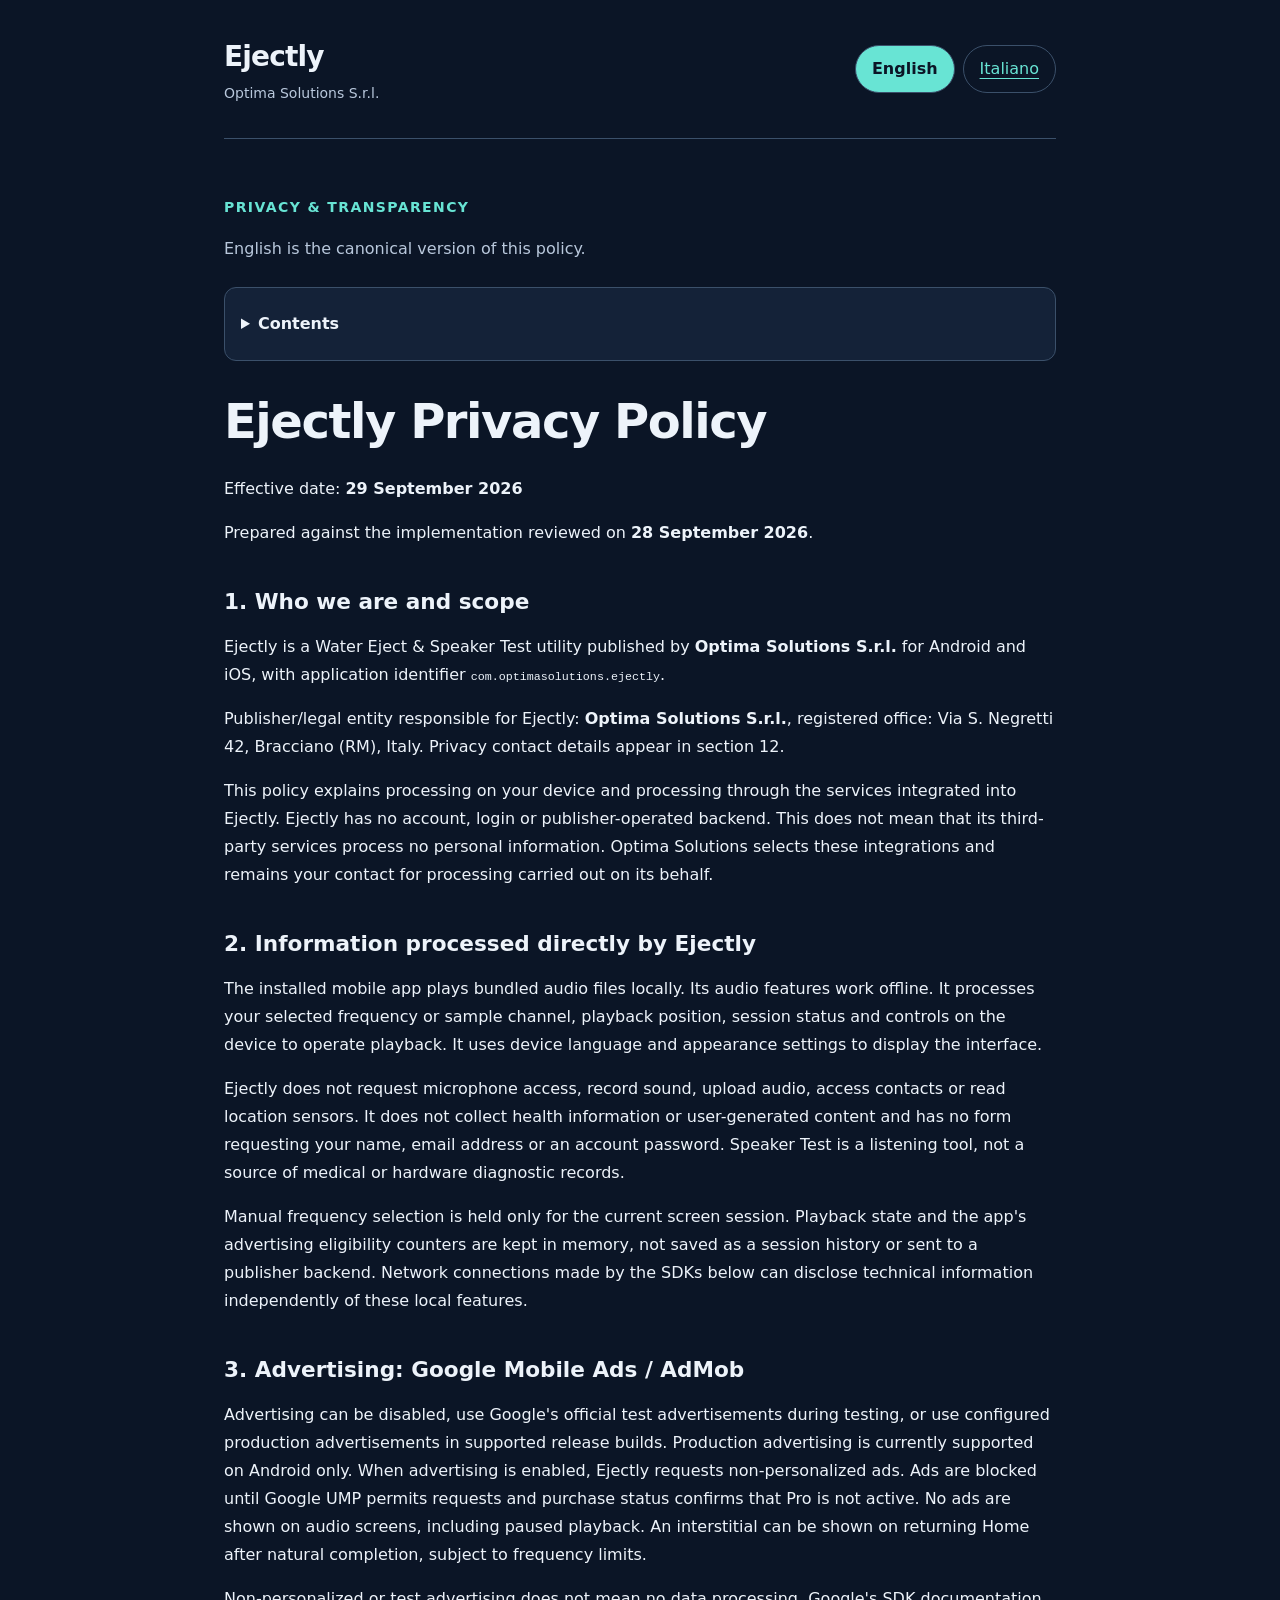
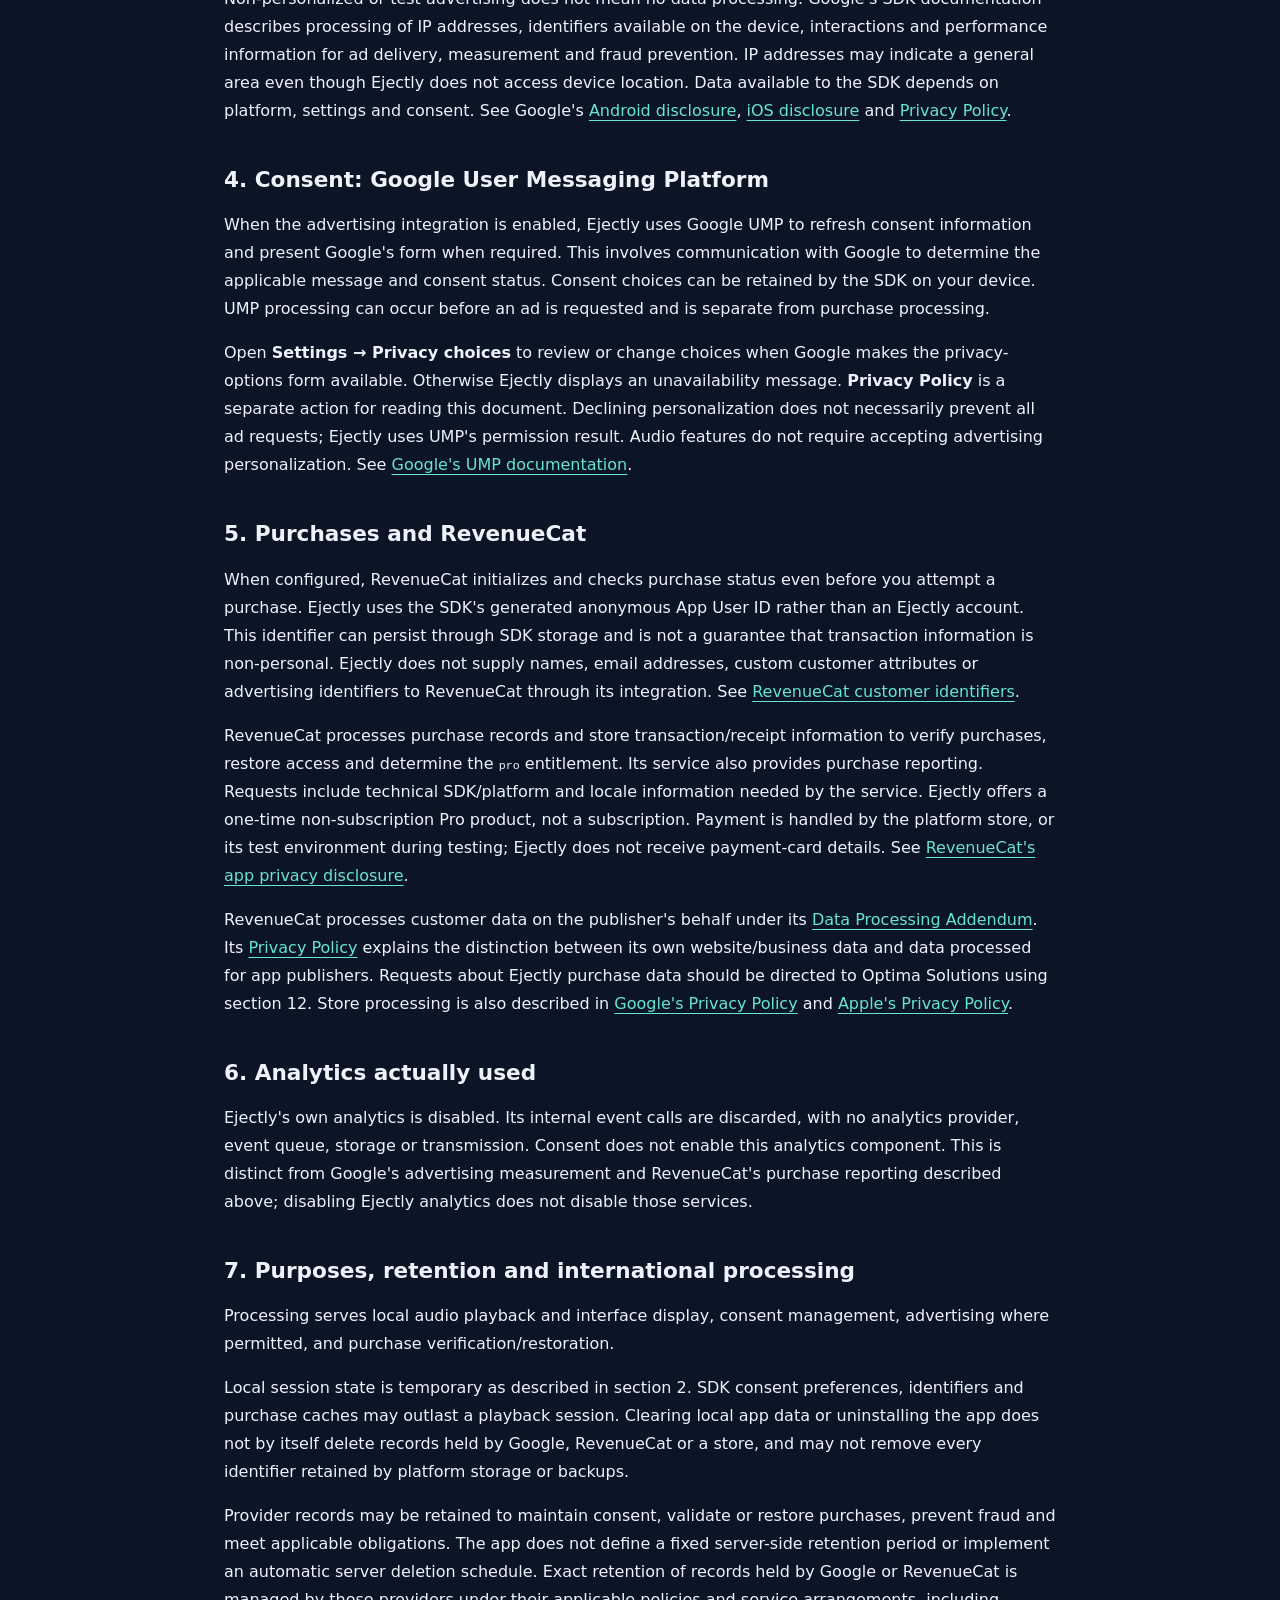
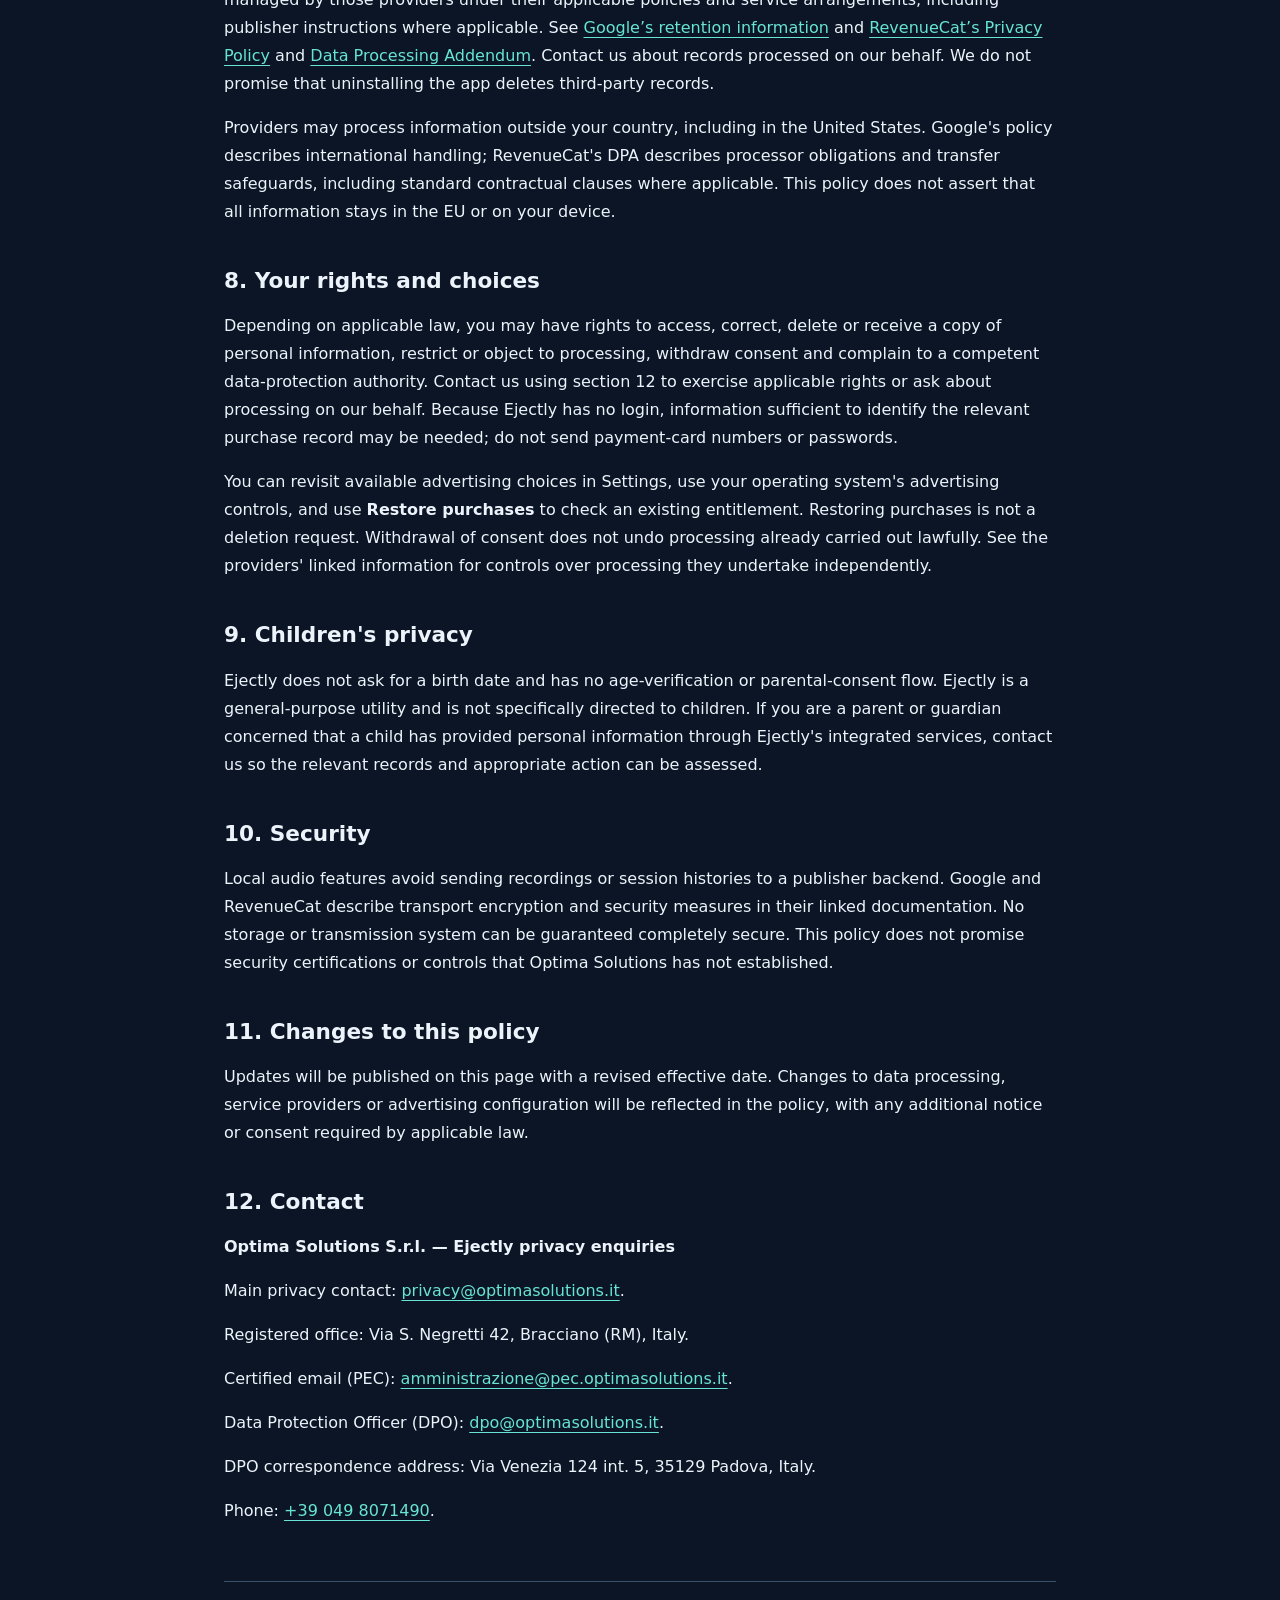
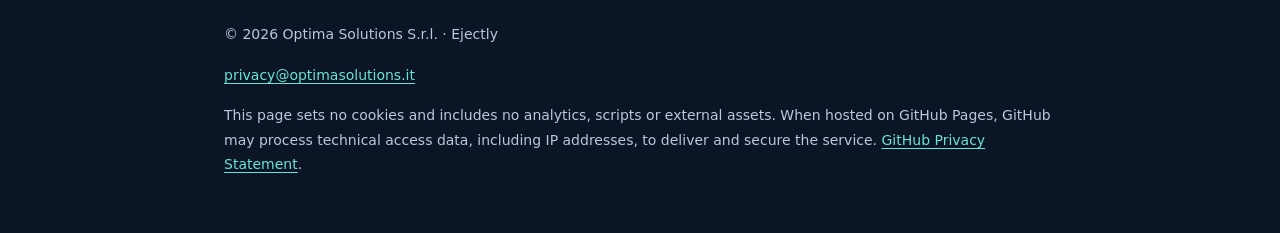
<file: index.html>
<!doctype html>
<html lang="en">
<head>
  <meta charset="utf-8">
  <meta name="viewport" content="width=device-width, initial-scale=1">
  <meta name="referrer" content="no-referrer">
  <meta name="description" content="Ejectly — Privacy Policy. Optima Solutions S.r.l.">
  <title>Privacy Policy · Ejectly</title>
  <link rel="canonical" href="https://simonecampofranco82.github.io/ejectly-privacy/">
  <link rel="alternate" hreflang="en" href="https://simonecampofranco82.github.io/ejectly-privacy/">
  <link rel="alternate" hreflang="it" href="https://simonecampofranco82.github.io/ejectly-privacy/it/">
  <link rel="alternate" hreflang="x-default" href="https://simonecampofranco82.github.io/ejectly-privacy/">
  <link rel="stylesheet" href="./styles.css">
</head>
<body>
  <a class="skip" href="#policy">Skip to content</a>
  <header>
    <div class="brand">Ejectly<span>Optima Solutions S.r.l.</span></div>
    <nav aria-label="Language">
      <a href="./" lang="en" hreflang="en" aria-current="page">English</a>
      <a href="./it/" lang="it" hreflang="it">Italiano</a>
    </nav>
  </header>
  <main id="policy" tabindex="-1">
    <p class="eyebrow">Privacy & transparency</p>
    <p class="language-note">English is the canonical version of this policy.</p>
    <details><summary>Contents</summary><ol><li><a href="#section-1">1. Who we are and scope</a></li><li><a href="#section-2">2. Information processed directly by Ejectly</a></li><li><a href="#section-3">3. Advertising: Google Mobile Ads / AdMob</a></li><li><a href="#section-4">4. Consent: Google User Messaging Platform</a></li><li><a href="#section-5">5. Purchases and RevenueCat</a></li><li><a href="#section-6">6. Analytics actually used</a></li><li><a href="#section-7">7. Purposes, retention and international processing</a></li><li><a href="#section-8">8. Your rights and choices</a></li><li><a href="#section-9">9. Children's privacy</a></li><li><a href="#section-10">10. Security</a></li><li><a href="#section-11">11. Changes to this policy</a></li><li><a href="#section-12">12. Contact</a></li></ol></details>
    <article><h1>Ejectly Privacy Policy</h1>
<p>Effective date: <strong>29 September 2026</strong></p>
<p>Prepared against the implementation reviewed on <strong>28 September 2026</strong>.</p>
<h2 id="section-1">1. Who we are and scope</h2>
<p>Ejectly is a Water Eject &amp; Speaker Test utility published by <strong>Optima Solutions S.r.l.</strong> for Android and iOS, with application identifier <code>com.optimasolutions.ejectly</code>.</p>
<p>Publisher/legal entity responsible for Ejectly: <strong>Optima Solutions S.r.l.</strong>, registered office: Via S. Negretti 42, Bracciano (RM), Italy. Privacy contact details appear in section 12.</p>
<p>This policy explains processing on your device and processing through the services integrated into Ejectly. Ejectly has no account, login or publisher-operated backend. This does not mean that its third-party services process no personal information. Optima Solutions selects these integrations and remains your contact for processing carried out on its behalf.</p>
<h2 id="section-2">2. Information processed directly by Ejectly</h2>
<p>The installed mobile app plays bundled audio files locally. Its audio features work offline. It processes your selected frequency or sample channel, playback position, session status and controls on the device to operate playback. It uses device language and appearance settings to display the interface.</p>
<p>Ejectly does not request microphone access, record sound, upload audio, access contacts or read location sensors. It does not collect health information or user-generated content and has no form requesting your name, email address or an account password. Speaker Test is a listening tool, not a source of medical or hardware diagnostic records.</p>
<p>Manual frequency selection is held only for the current screen session. Playback state and the app's advertising eligibility counters are kept in memory, not saved as a session history or sent to a publisher backend. Network connections made by the SDKs below can disclose technical information independently of these local features.</p>
<h2 id="section-3">3. Advertising: Google Mobile Ads / AdMob</h2>
<p>Advertising can be disabled, use Google's official test advertisements during testing, or use configured production advertisements in supported release builds. Production advertising is currently supported on Android only. When advertising is enabled, Ejectly requests non-personalized ads. Ads are blocked until Google UMP permits requests and purchase status confirms that Pro is not active. No ads are shown on audio screens, including paused playback. An interstitial can be shown on returning Home after natural completion, subject to frequency limits.</p>
<p>Non-personalized or test advertising does not mean no data processing. Google's SDK documentation describes processing of IP addresses, identifiers available on the device, interactions and performance information for ad delivery, measurement and fraud prevention. IP addresses may indicate a general area even though Ejectly does not access device location. Data available to the SDK depends on platform, settings and consent. See Google's <a href="https://developers.google.com/admob/android/privacy/play-data-disclosure">Android disclosure</a>, <a href="https://developers.google.com/admob/ios/privacy/data-disclosure">iOS disclosure</a> and <a href="https://policies.google.com/privacy">Privacy Policy</a>.</p>
<h2 id="section-4">4. Consent: Google User Messaging Platform</h2>
<p>When the advertising integration is enabled, Ejectly uses Google UMP to refresh consent information and present Google's form when required. This involves communication with Google to determine the applicable message and consent status. Consent choices can be retained by the SDK on your device. UMP processing can occur before an ad is requested and is separate from purchase processing.</p>
<p>Open <strong>Settings → Privacy choices</strong> to review or change choices when Google makes the privacy-options form available. Otherwise Ejectly displays an unavailability message. <strong>Privacy Policy</strong> is a separate action for reading this document. Declining personalization does not necessarily prevent all ad requests; Ejectly uses UMP's permission result. Audio features do not require accepting advertising personalization. See <a href="https://developers.google.com/admob/android/privacy">Google's UMP documentation</a>.</p>
<h2 id="section-5">5. Purchases and RevenueCat</h2>
<p>When configured, RevenueCat initializes and checks purchase status even before you attempt a purchase. Ejectly uses the SDK's generated anonymous App User ID rather than an Ejectly account. This identifier can persist through SDK storage and is not a guarantee that transaction information is non-personal. Ejectly does not supply names, email addresses, custom customer attributes or advertising identifiers to RevenueCat through its integration. See <a href="https://www.revenuecat.com/docs/customers/identifying-customers">RevenueCat customer identifiers</a>.</p>
<p>RevenueCat processes purchase records and store transaction/receipt information to verify purchases, restore access and determine the <code>pro</code> entitlement. Its service also provides purchase reporting. Requests include technical SDK/platform and locale information needed by the service. Ejectly offers a one-time non-subscription Pro product, not a subscription. Payment is handled by the platform store, or its test environment during testing; Ejectly does not receive payment-card details. See <a href="https://www.revenuecat.com/docs/platform-resources/apple-platform-resources/apple-app-privacy">RevenueCat's app privacy disclosure</a>.</p>
<p>RevenueCat processes customer data on the publisher's behalf under its <a href="https://www.revenuecat.com/dpa">Data Processing Addendum</a>. Its <a href="https://www.revenuecat.com/privacy">Privacy Policy</a> explains the distinction between its own website/business data and data processed for app publishers. Requests about Ejectly purchase data should be directed to Optima Solutions using section 12. Store processing is also described in <a href="https://policies.google.com/privacy">Google's Privacy Policy</a> and <a href="https://www.apple.com/legal/privacy/">Apple's Privacy Policy</a>.</p>
<h2 id="section-6">6. Analytics actually used</h2>
<p>Ejectly's own analytics is disabled. Its internal event calls are discarded, with no analytics provider, event queue, storage or transmission. Consent does not enable this analytics component. This is distinct from Google's advertising measurement and RevenueCat's purchase reporting described above; disabling Ejectly analytics does not disable those services.</p>
<h2 id="section-7">7. Purposes, retention and international processing</h2>
<p>Processing serves local audio playback and interface display, consent management, advertising where permitted, and purchase verification/restoration.</p>
<p>Local session state is temporary as described in section 2. SDK consent preferences, identifiers and purchase caches may outlast a playback session. Clearing local app data or uninstalling the app does not by itself delete records held by Google, RevenueCat or a store, and may not remove every identifier retained by platform storage or backups.</p>
<p>Provider records may be retained to maintain consent, validate or restore purchases, prevent fraud and meet applicable obligations. The app does not define a fixed server-side retention period or implement an automatic server deletion schedule. Exact retention of records held by Google or RevenueCat is managed by those providers under their applicable policies and service arrangements, including publisher instructions where applicable. See <a href="https://policies.google.com/technologies/retention">Google’s retention information</a> and <a href="https://www.revenuecat.com/privacy">RevenueCat’s Privacy Policy</a> and <a href="https://www.revenuecat.com/dpa">Data Processing Addendum</a>. Contact us about records processed on our behalf. We do not promise that uninstalling the app deletes third-party records.</p>
<p>Providers may process information outside your country, including in the United States. Google's policy describes international handling; RevenueCat's DPA describes processor obligations and transfer safeguards, including standard contractual clauses where applicable. This policy does not assert that all information stays in the EU or on your device.</p>
<h2 id="section-8">8. Your rights and choices</h2>
<p>Depending on applicable law, you may have rights to access, correct, delete or receive a copy of personal information, restrict or object to processing, withdraw consent and complain to a competent data-protection authority. Contact us using section 12 to exercise applicable rights or ask about processing on our behalf. Because Ejectly has no login, information sufficient to identify the relevant purchase record may be needed; do not send payment-card numbers or passwords.</p>
<p>You can revisit available advertising choices in Settings, use your operating system's advertising controls, and use <strong>Restore purchases</strong> to check an existing entitlement. Restoring purchases is not a deletion request. Withdrawal of consent does not undo processing already carried out lawfully. See the providers' linked information for controls over processing they undertake independently.</p>
<h2 id="section-9">9. Children's privacy</h2>
<p>Ejectly does not ask for a birth date and has no age-verification or parental-consent flow. Ejectly is a general-purpose utility and is not specifically directed to children. If you are a parent or guardian concerned that a child has provided personal information through Ejectly's integrated services, contact us so the relevant records and appropriate action can be assessed.</p>
<h2 id="section-10">10. Security</h2>
<p>Local audio features avoid sending recordings or session histories to a publisher backend. Google and RevenueCat describe transport encryption and security measures in their linked documentation. No storage or transmission system can be guaranteed completely secure. This policy does not promise security certifications or controls that Optima Solutions has not established.</p>
<h2 id="section-11">11. Changes to this policy</h2>
<p>Updates will be published on this page with a revised effective date. Changes to data processing, service providers or advertising configuration will be reflected in the policy, with any additional notice or consent required by applicable law.</p>
<h2 id="section-12">12. Contact</h2>
<p><strong>Optima Solutions S.r.l. — Ejectly privacy enquiries</strong></p>
<p>Main privacy contact: <a href="mailto:privacy@optimasolutions.it">privacy@optimasolutions.it</a>.</p>
<p>Registered office: Via S. Negretti 42, Bracciano (RM), Italy.</p>
<p>Certified email (PEC): <a href="mailto:amministrazione@pec.optimasolutions.it">amministrazione@pec.optimasolutions.it</a>.</p>
<p>Data Protection Officer (DPO): <a href="mailto:dpo@optimasolutions.it">dpo@optimasolutions.it</a>.</p>
<p>DPO correspondence address: Via Venezia 124 int. 5, 35129 Padova, Italy.</p>
<p>Phone: <a href="tel:+390498071490">+39 049 8071490</a>.</p></article>
  </main>
  <footer>
    <p>© 2026 Optima Solutions S.r.l. · Ejectly</p>
    <p><a href="mailto:privacy@optimasolutions.it">privacy@optimasolutions.it</a></p>
    <p>This page sets no cookies and includes no analytics, scripts or external assets. When hosted on GitHub Pages, GitHub may process technical access data, including IP addresses, to deliver and secure the service. <a href="https://docs.github.com/en/site-policy/privacy-policies/github-general-privacy-statement">GitHub Privacy Statement</a>.</p>
  </footer>
</body>
</html>
</file>
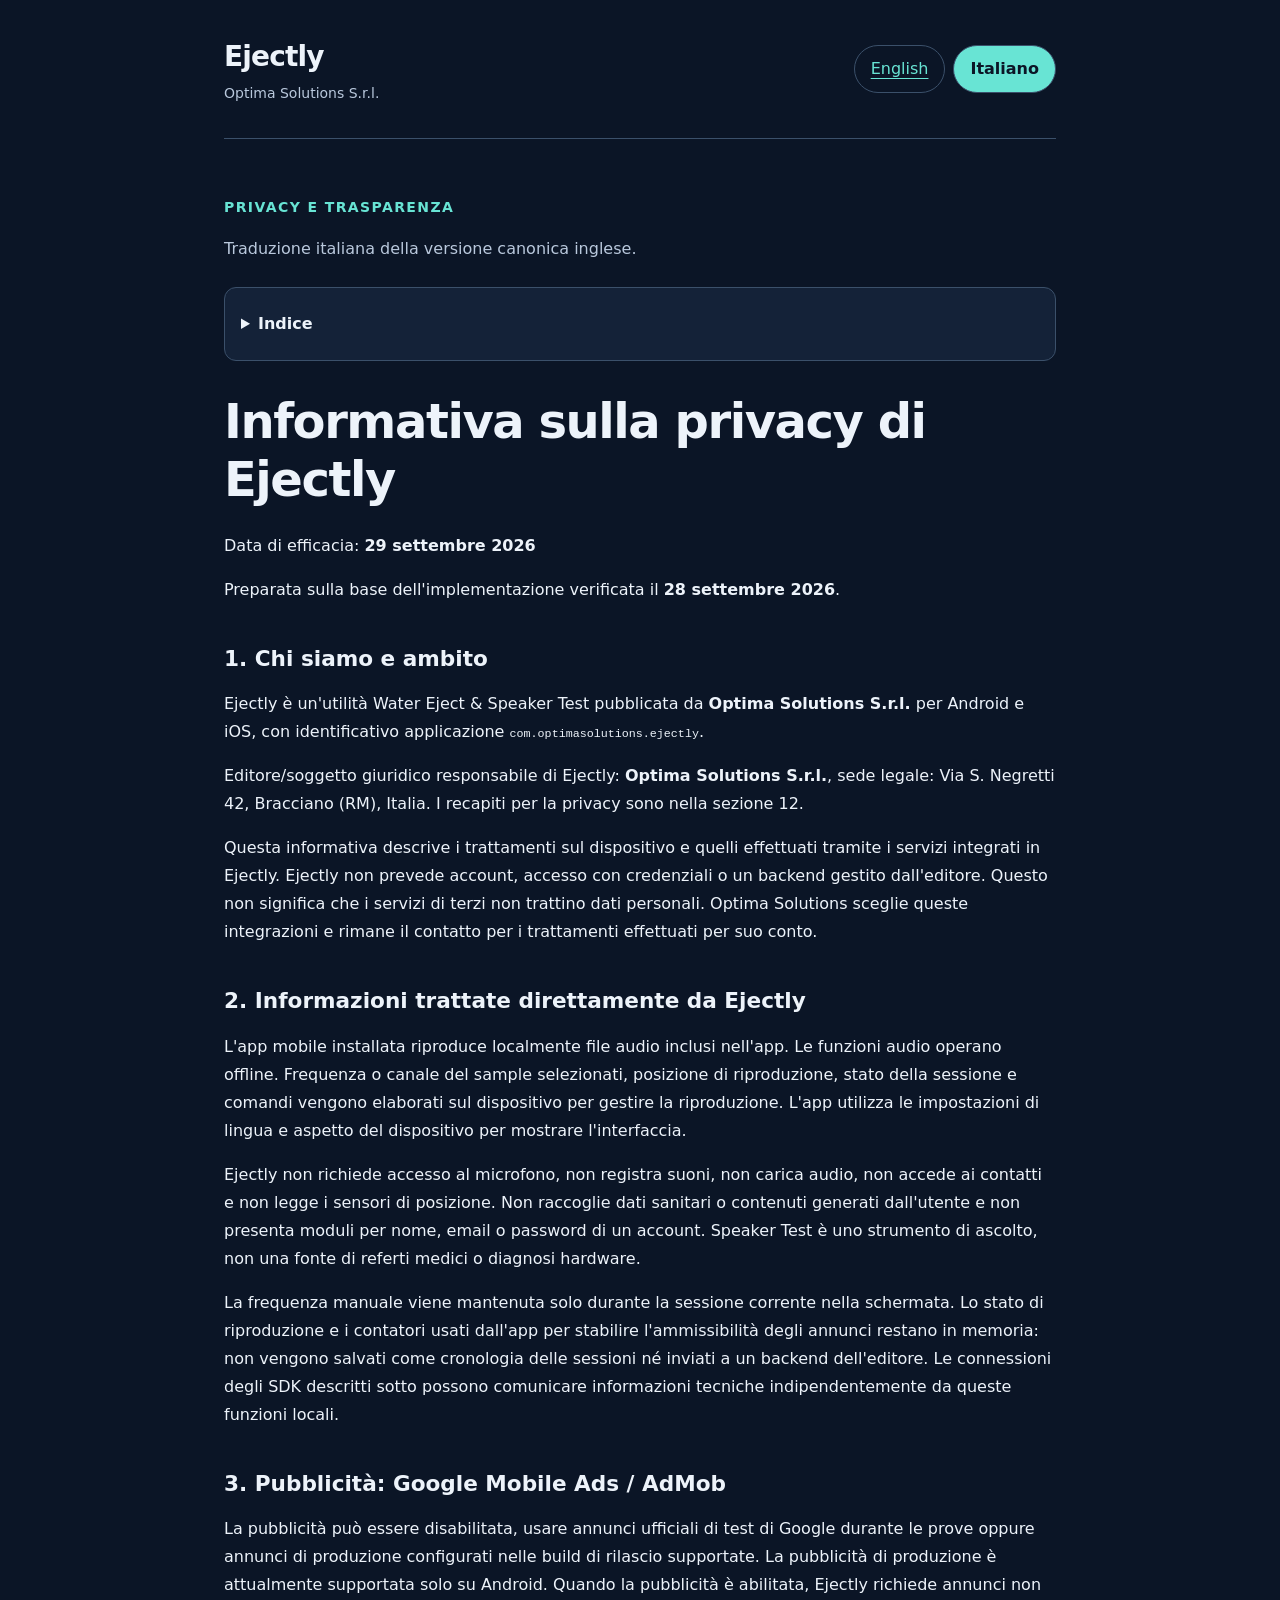
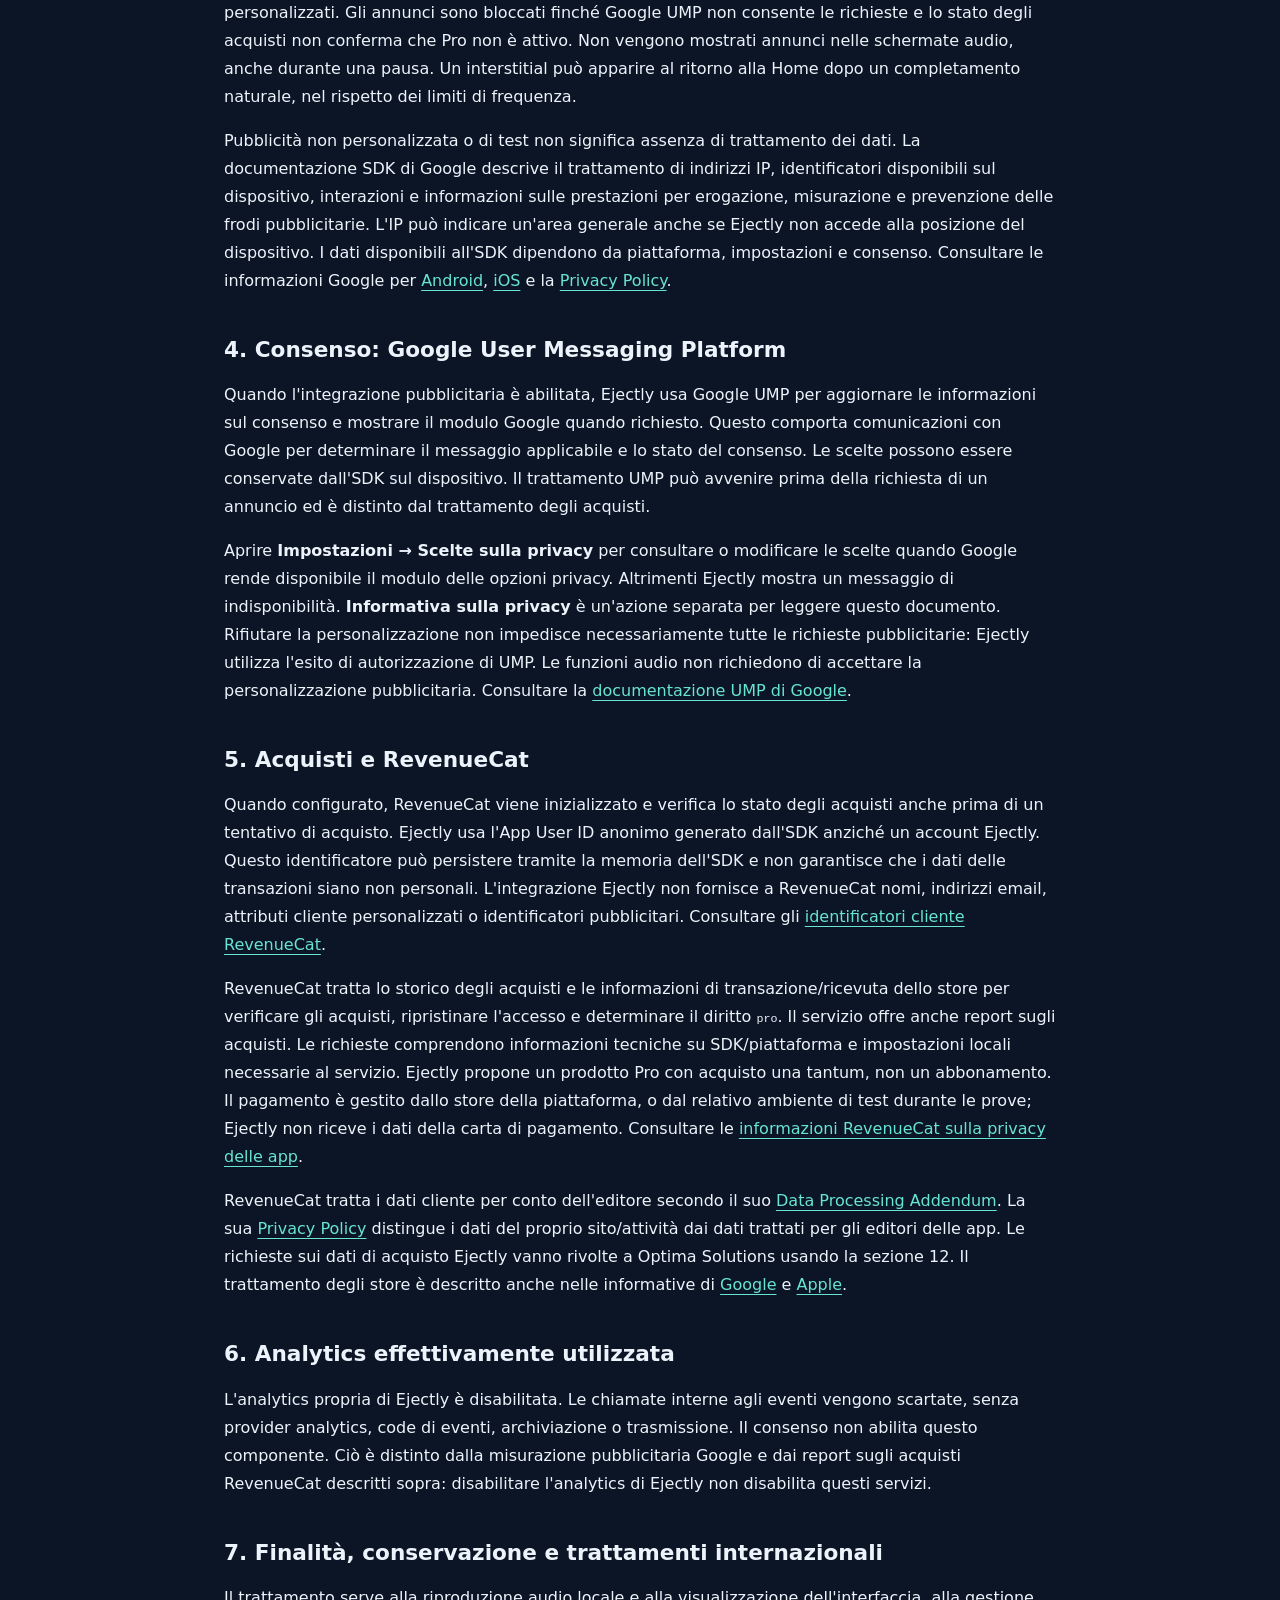
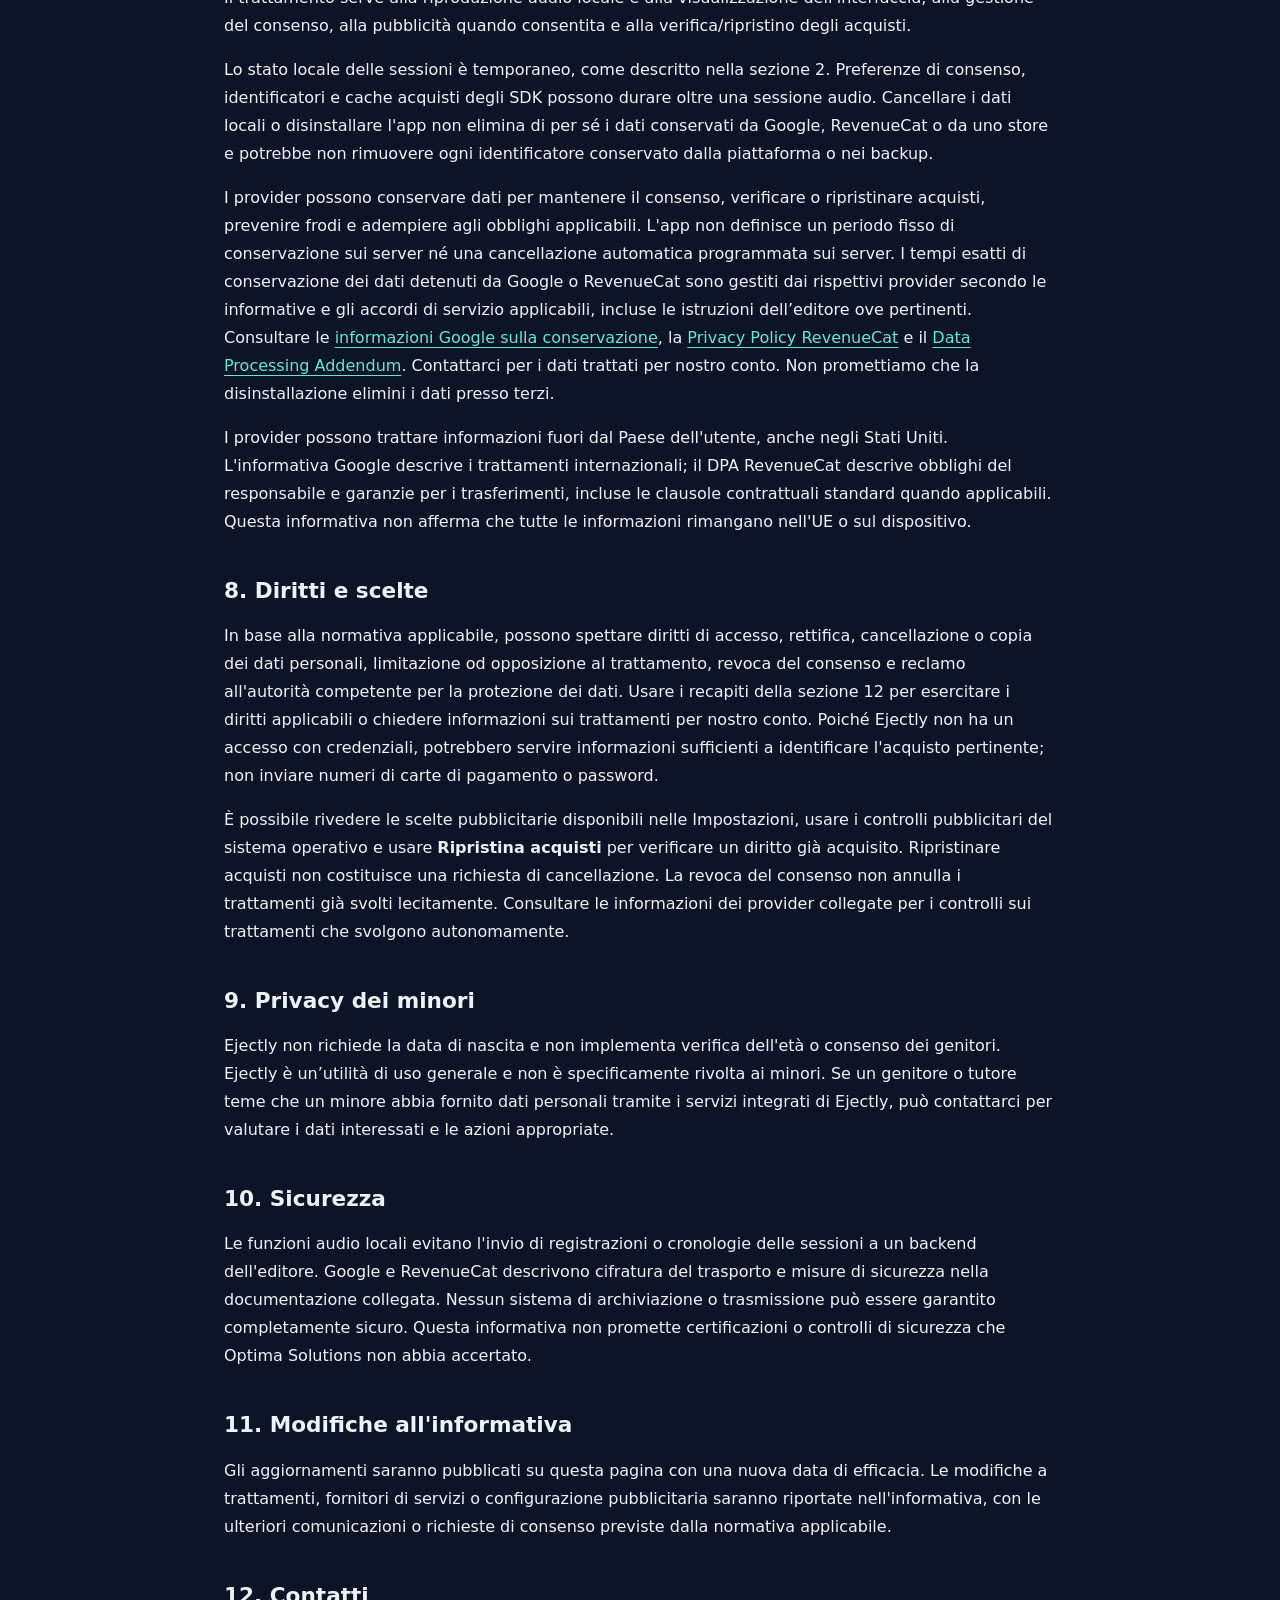
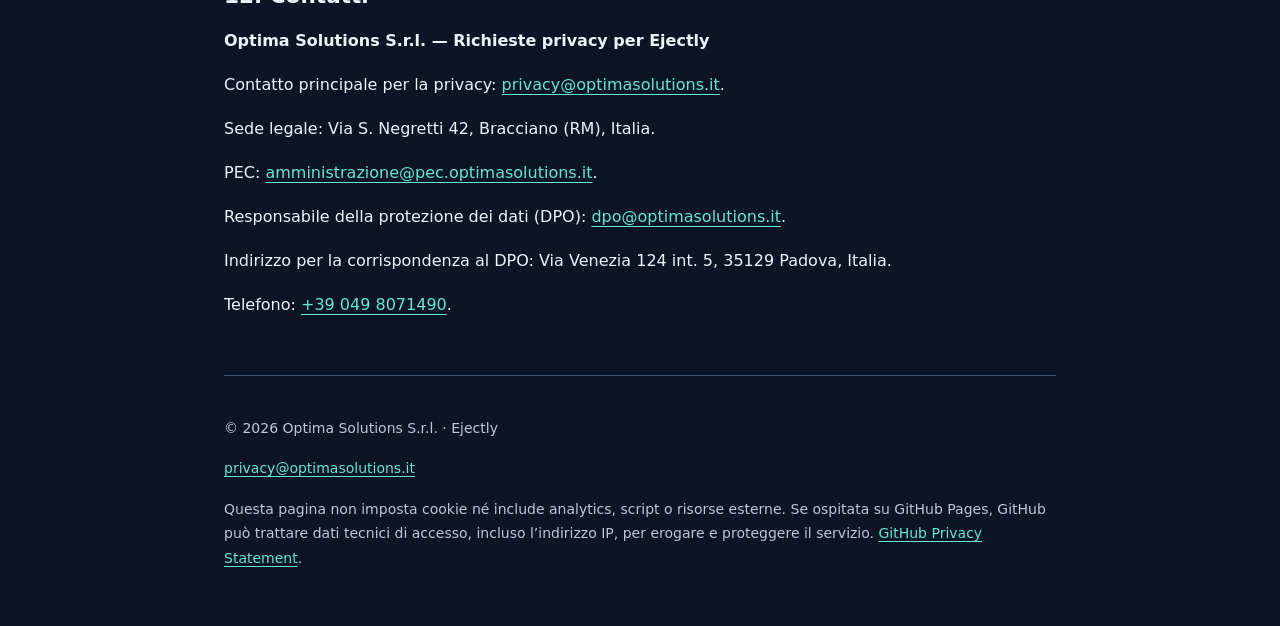
<file: it/index.html>
<!doctype html>
<html lang="it">
<head>
  <meta charset="utf-8">
  <meta name="viewport" content="width=device-width, initial-scale=1">
  <meta name="referrer" content="no-referrer">
  <meta name="description" content="Ejectly — Informativa sulla privacy. Optima Solutions S.r.l.">
  <title>Informativa sulla privacy · Ejectly</title>
  <link rel="canonical" href="https://simonecampofranco82.github.io/ejectly-privacy/it/">
  <link rel="alternate" hreflang="en" href="https://simonecampofranco82.github.io/ejectly-privacy/">
  <link rel="alternate" hreflang="it" href="https://simonecampofranco82.github.io/ejectly-privacy/it/">
  <link rel="alternate" hreflang="x-default" href="https://simonecampofranco82.github.io/ejectly-privacy/">
  <link rel="stylesheet" href="../styles.css">
</head>
<body>
  <a class="skip" href="#policy">Vai al contenuto</a>
  <header>
    <div class="brand">Ejectly<span>Optima Solutions S.r.l.</span></div>
    <nav aria-label="Lingua">
      <a href="../" lang="en" hreflang="en">English</a>
      <a href="./" lang="it" hreflang="it" aria-current="page">Italiano</a>
    </nav>
  </header>
  <main id="policy" tabindex="-1">
    <p class="eyebrow">Privacy e trasparenza</p>
    <p class="language-note">Traduzione italiana della versione canonica inglese.</p>
    <details><summary>Indice</summary><ol><li><a href="#section-1">1. Chi siamo e ambito</a></li><li><a href="#section-2">2. Informazioni trattate direttamente da Ejectly</a></li><li><a href="#section-3">3. Pubblicità: Google Mobile Ads / AdMob</a></li><li><a href="#section-4">4. Consenso: Google User Messaging Platform</a></li><li><a href="#section-5">5. Acquisti e RevenueCat</a></li><li><a href="#section-6">6. Analytics effettivamente utilizzata</a></li><li><a href="#section-7">7. Finalità, conservazione e trattamenti internazionali</a></li><li><a href="#section-8">8. Diritti e scelte</a></li><li><a href="#section-9">9. Privacy dei minori</a></li><li><a href="#section-10">10. Sicurezza</a></li><li><a href="#section-11">11. Modifiche all'informativa</a></li><li><a href="#section-12">12. Contatti</a></li></ol></details>
    <article><h1>Informativa sulla privacy di Ejectly</h1>
<p>Data di efficacia: <strong>29 settembre 2026</strong></p>
<p>Preparata sulla base dell'implementazione verificata il <strong>28 settembre 2026</strong>.</p>
<h2 id="section-1">1. Chi siamo e ambito</h2>
<p>Ejectly è un'utilità Water Eject &amp; Speaker Test pubblicata da <strong>Optima Solutions S.r.l.</strong> per Android e iOS, con identificativo applicazione <code>com.optimasolutions.ejectly</code>.</p>
<p>Editore/soggetto giuridico responsabile di Ejectly: <strong>Optima Solutions S.r.l.</strong>, sede legale: Via S. Negretti 42, Bracciano (RM), Italia. I recapiti per la privacy sono nella sezione 12.</p>
<p>Questa informativa descrive i trattamenti sul dispositivo e quelli effettuati tramite i servizi integrati in Ejectly. Ejectly non prevede account, accesso con credenziali o un backend gestito dall'editore. Questo non significa che i servizi di terzi non trattino dati personali. Optima Solutions sceglie queste integrazioni e rimane il contatto per i trattamenti effettuati per suo conto.</p>
<h2 id="section-2">2. Informazioni trattate direttamente da Ejectly</h2>
<p>L'app mobile installata riproduce localmente file audio inclusi nell'app. Le funzioni audio operano offline. Frequenza o canale del sample selezionati, posizione di riproduzione, stato della sessione e comandi vengono elaborati sul dispositivo per gestire la riproduzione. L'app utilizza le impostazioni di lingua e aspetto del dispositivo per mostrare l'interfaccia.</p>
<p>Ejectly non richiede accesso al microfono, non registra suoni, non carica audio, non accede ai contatti e non legge i sensori di posizione. Non raccoglie dati sanitari o contenuti generati dall'utente e non presenta moduli per nome, email o password di un account. Speaker Test è uno strumento di ascolto, non una fonte di referti medici o diagnosi hardware.</p>
<p>La frequenza manuale viene mantenuta solo durante la sessione corrente nella schermata. Lo stato di riproduzione e i contatori usati dall'app per stabilire l'ammissibilità degli annunci restano in memoria: non vengono salvati come cronologia delle sessioni né inviati a un backend dell'editore. Le connessioni degli SDK descritti sotto possono comunicare informazioni tecniche indipendentemente da queste funzioni locali.</p>
<h2 id="section-3">3. Pubblicità: Google Mobile Ads / AdMob</h2>
<p>La pubblicità può essere disabilitata, usare annunci ufficiali di test di Google durante le prove oppure annunci di produzione configurati nelle build di rilascio supportate. La pubblicità di produzione è attualmente supportata solo su Android. Quando la pubblicità è abilitata, Ejectly richiede annunci non personalizzati. Gli annunci sono bloccati finché Google UMP non consente le richieste e lo stato degli acquisti non conferma che Pro non è attivo. Non vengono mostrati annunci nelle schermate audio, anche durante una pausa. Un interstitial può apparire al ritorno alla Home dopo un completamento naturale, nel rispetto dei limiti di frequenza.</p>
<p>Pubblicità non personalizzata o di test non significa assenza di trattamento dei dati. La documentazione SDK di Google descrive il trattamento di indirizzi IP, identificatori disponibili sul dispositivo, interazioni e informazioni sulle prestazioni per erogazione, misurazione e prevenzione delle frodi pubblicitarie. L'IP può indicare un'area generale anche se Ejectly non accede alla posizione del dispositivo. I dati disponibili all'SDK dipendono da piattaforma, impostazioni e consenso. Consultare le informazioni Google per <a href="https://developers.google.com/admob/android/privacy/play-data-disclosure">Android</a>, <a href="https://developers.google.com/admob/ios/privacy/data-disclosure">iOS</a> e la <a href="https://policies.google.com/privacy">Privacy Policy</a>.</p>
<h2 id="section-4">4. Consenso: Google User Messaging Platform</h2>
<p>Quando l'integrazione pubblicitaria è abilitata, Ejectly usa Google UMP per aggiornare le informazioni sul consenso e mostrare il modulo Google quando richiesto. Questo comporta comunicazioni con Google per determinare il messaggio applicabile e lo stato del consenso. Le scelte possono essere conservate dall'SDK sul dispositivo. Il trattamento UMP può avvenire prima della richiesta di un annuncio ed è distinto dal trattamento degli acquisti.</p>
<p>Aprire <strong>Impostazioni → Scelte sulla privacy</strong> per consultare o modificare le scelte quando Google rende disponibile il modulo delle opzioni privacy. Altrimenti Ejectly mostra un messaggio di indisponibilità. <strong>Informativa sulla privacy</strong> è un'azione separata per leggere questo documento. Rifiutare la personalizzazione non impedisce necessariamente tutte le richieste pubblicitarie: Ejectly utilizza l'esito di autorizzazione di UMP. Le funzioni audio non richiedono di accettare la personalizzazione pubblicitaria. Consultare la <a href="https://developers.google.com/admob/android/privacy">documentazione UMP di Google</a>.</p>
<h2 id="section-5">5. Acquisti e RevenueCat</h2>
<p>Quando configurato, RevenueCat viene inizializzato e verifica lo stato degli acquisti anche prima di un tentativo di acquisto. Ejectly usa l'App User ID anonimo generato dall'SDK anziché un account Ejectly. Questo identificatore può persistere tramite la memoria dell'SDK e non garantisce che i dati delle transazioni siano non personali. L'integrazione Ejectly non fornisce a RevenueCat nomi, indirizzi email, attributi cliente personalizzati o identificatori pubblicitari. Consultare gli <a href="https://www.revenuecat.com/docs/customers/identifying-customers">identificatori cliente RevenueCat</a>.</p>
<p>RevenueCat tratta lo storico degli acquisti e le informazioni di transazione/ricevuta dello store per verificare gli acquisti, ripristinare l'accesso e determinare il diritto <code>pro</code>. Il servizio offre anche report sugli acquisti. Le richieste comprendono informazioni tecniche su SDK/piattaforma e impostazioni locali necessarie al servizio. Ejectly propone un prodotto Pro con acquisto una tantum, non un abbonamento. Il pagamento è gestito dallo store della piattaforma, o dal relativo ambiente di test durante le prove; Ejectly non riceve i dati della carta di pagamento. Consultare le <a href="https://www.revenuecat.com/docs/platform-resources/apple-platform-resources/apple-app-privacy">informazioni RevenueCat sulla privacy delle app</a>.</p>
<p>RevenueCat tratta i dati cliente per conto dell'editore secondo il suo <a href="https://www.revenuecat.com/dpa">Data Processing Addendum</a>. La sua <a href="https://www.revenuecat.com/privacy">Privacy Policy</a> distingue i dati del proprio sito/attività dai dati trattati per gli editori delle app. Le richieste sui dati di acquisto Ejectly vanno rivolte a Optima Solutions usando la sezione 12. Il trattamento degli store è descritto anche nelle informative di <a href="https://policies.google.com/privacy">Google</a> e <a href="https://www.apple.com/legal/privacy/">Apple</a>.</p>
<h2 id="section-6">6. Analytics effettivamente utilizzata</h2>
<p>L'analytics propria di Ejectly è disabilitata. Le chiamate interne agli eventi vengono scartate, senza provider analytics, code di eventi, archiviazione o trasmissione. Il consenso non abilita questo componente. Ciò è distinto dalla misurazione pubblicitaria Google e dai report sugli acquisti RevenueCat descritti sopra: disabilitare l'analytics di Ejectly non disabilita questi servizi.</p>
<h2 id="section-7">7. Finalità, conservazione e trattamenti internazionali</h2>
<p>Il trattamento serve alla riproduzione audio locale e alla visualizzazione dell'interfaccia, alla gestione del consenso, alla pubblicità quando consentita e alla verifica/ripristino degli acquisti.</p>
<p>Lo stato locale delle sessioni è temporaneo, come descritto nella sezione 2. Preferenze di consenso, identificatori e cache acquisti degli SDK possono durare oltre una sessione audio. Cancellare i dati locali o disinstallare l'app non elimina di per sé i dati conservati da Google, RevenueCat o da uno store e potrebbe non rimuovere ogni identificatore conservato dalla piattaforma o nei backup.</p>
<p>I provider possono conservare dati per mantenere il consenso, verificare o ripristinare acquisti, prevenire frodi e adempiere agli obblighi applicabili. L'app non definisce un periodo fisso di conservazione sui server né una cancellazione automatica programmata sui server. I tempi esatti di conservazione dei dati detenuti da Google o RevenueCat sono gestiti dai rispettivi provider secondo le informative e gli accordi di servizio applicabili, incluse le istruzioni dell’editore ove pertinenti. Consultare le <a href="https://policies.google.com/technologies/retention">informazioni Google sulla conservazione</a>, la <a href="https://www.revenuecat.com/privacy">Privacy Policy RevenueCat</a> e il <a href="https://www.revenuecat.com/dpa">Data Processing Addendum</a>. Contattarci per i dati trattati per nostro conto. Non promettiamo che la disinstallazione elimini i dati presso terzi.</p>
<p>I provider possono trattare informazioni fuori dal Paese dell'utente, anche negli Stati Uniti. L'informativa Google descrive i trattamenti internazionali; il DPA RevenueCat descrive obblighi del responsabile e garanzie per i trasferimenti, incluse le clausole contrattuali standard quando applicabili. Questa informativa non afferma che tutte le informazioni rimangano nell'UE o sul dispositivo.</p>
<h2 id="section-8">8. Diritti e scelte</h2>
<p>In base alla normativa applicabile, possono spettare diritti di accesso, rettifica, cancellazione o copia dei dati personali, limitazione od opposizione al trattamento, revoca del consenso e reclamo all'autorità competente per la protezione dei dati. Usare i recapiti della sezione 12 per esercitare i diritti applicabili o chiedere informazioni sui trattamenti per nostro conto. Poiché Ejectly non ha un accesso con credenziali, potrebbero servire informazioni sufficienti a identificare l'acquisto pertinente; non inviare numeri di carte di pagamento o password.</p>
<p>È possibile rivedere le scelte pubblicitarie disponibili nelle Impostazioni, usare i controlli pubblicitari del sistema operativo e usare <strong>Ripristina acquisti</strong> per verificare un diritto già acquisito. Ripristinare acquisti non costituisce una richiesta di cancellazione. La revoca del consenso non annulla i trattamenti già svolti lecitamente. Consultare le informazioni dei provider collegate per i controlli sui trattamenti che svolgono autonomamente.</p>
<h2 id="section-9">9. Privacy dei minori</h2>
<p>Ejectly non richiede la data di nascita e non implementa verifica dell'età o consenso dei genitori. Ejectly è un’utilità di uso generale e non è specificamente rivolta ai minori. Se un genitore o tutore teme che un minore abbia fornito dati personali tramite i servizi integrati di Ejectly, può contattarci per valutare i dati interessati e le azioni appropriate.</p>
<h2 id="section-10">10. Sicurezza</h2>
<p>Le funzioni audio locali evitano l'invio di registrazioni o cronologie delle sessioni a un backend dell'editore. Google e RevenueCat descrivono cifratura del trasporto e misure di sicurezza nella documentazione collegata. Nessun sistema di archiviazione o trasmissione può essere garantito completamente sicuro. Questa informativa non promette certificazioni o controlli di sicurezza che Optima Solutions non abbia accertato.</p>
<h2 id="section-11">11. Modifiche all'informativa</h2>
<p>Gli aggiornamenti saranno pubblicati su questa pagina con una nuova data di efficacia. Le modifiche a trattamenti, fornitori di servizi o configurazione pubblicitaria saranno riportate nell'informativa, con le ulteriori comunicazioni o richieste di consenso previste dalla normativa applicabile.</p>
<h2 id="section-12">12. Contatti</h2>
<p><strong>Optima Solutions S.r.l. — Richieste privacy per Ejectly</strong></p>
<p>Contatto principale per la privacy: <a href="mailto:privacy@optimasolutions.it">privacy@optimasolutions.it</a>.</p>
<p>Sede legale: Via S. Negretti 42, Bracciano (RM), Italia.</p>
<p>PEC: <a href="mailto:amministrazione@pec.optimasolutions.it">amministrazione@pec.optimasolutions.it</a>.</p>
<p>Responsabile della protezione dei dati (DPO): <a href="mailto:dpo@optimasolutions.it">dpo@optimasolutions.it</a>.</p>
<p>Indirizzo per la corrispondenza al DPO: Via Venezia 124 int. 5, 35129 Padova, Italia.</p>
<p>Telefono: <a href="tel:+390498071490">+39 049 8071490</a>.</p></article>
  </main>
  <footer>
    <p>© 2026 Optima Solutions S.r.l. · Ejectly</p>
    <p><a href="mailto:privacy@optimasolutions.it">privacy@optimasolutions.it</a></p>
    <p>Questa pagina non imposta cookie né include analytics, script o risorse esterne. Se ospitata su GitHub Pages, GitHub può trattare dati tecnici di accesso, incluso l’indirizzo IP, per erogare e proteggere il servizio. <a href="https://docs.github.com/en/site-policy/privacy-policies/github-general-privacy-statement">GitHub Privacy Statement</a>.</p>
  </footer>
</body>
</html>
</file>
<file: styles.css>
:root { color-scheme: dark; --bg: #0b1526; --surface: #142238; --text: #edf3fa; --muted: #b9c8dc; --accent: #68e4d4; --border: #3b506a; }
* { box-sizing: border-box; }
html { font: 100%/1.75 system-ui, -apple-system, BlinkMacSystemFont, "Segoe UI", sans-serif; }
body { margin: 0; background: var(--bg); color: var(--text); }
header, main, footer { width: min(100% - 2rem, 52rem); margin-inline: auto; }
header { padding-block: 2rem; display: flex; flex-wrap: wrap; align-items: center; justify-content: space-between; gap: 1.5rem; border-bottom: 1px solid var(--border); }
.brand { font-size: 1.75rem; font-weight: 750; letter-spacing: -.03em; }
.brand span { display: block; font-size: .875rem; color: var(--muted); font-weight: 400; letter-spacing: normal; }
nav { display: flex; flex-wrap: wrap; gap: .5rem; }
nav a { display: inline-flex; align-items: center; min-height: 3rem; padding: .5rem 1rem; border: 1px solid var(--border); border-radius: 999px; }
nav a[aria-current] { background: var(--accent); color: var(--bg); font-weight: 700; text-decoration: none; }
a { color: var(--accent); text-underline-offset: .22em; overflow-wrap: anywhere; }
a:hover { text-decoration-thickness: .15em; }
:focus-visible { outline: 3px solid var(--accent); outline-offset: 5px; }
main { padding-block: 2.5rem; }
.eyebrow { color: var(--accent); font-size: .875rem; font-weight: 700; letter-spacing: .1em; text-transform: uppercase; }
.language-note { color: var(--muted); }
h1 { font-size: clamp(2rem, 6vw, 3rem); line-height: 1.2; letter-spacing: -.03em; margin-block: 2rem 1.5rem; }
h2 { font-size: 1.35rem; line-height: 1.4; margin-block: 2.5rem 1rem; scroll-margin-top: 1rem; }
p { margin-block: 1rem; overflow-wrap: anywhere; }
code { font-size: .9em; overflow-wrap: anywhere; }
details { margin-block: 1.5rem; padding: .75rem 1rem; border: 1px solid var(--border); border-radius: .75rem; background: var(--surface); }
summary { cursor: pointer; min-height: 3rem; padding-block: .6rem; font-weight: 650; }
ol { list-style: none; padding: 0; }
li a { display: block; padding-block: .5rem; min-height: 3rem; }
footer { border-top: 1px solid var(--border); padding-block: 1.5rem 2.5rem; color: var(--muted); font-size: .875rem; }
.skip { position: absolute; left: 1rem; top: -10rem; padding: .75rem; background: var(--bg); }
.skip:focus { top: 1rem; }
@media print { :root { --bg: #fff; --text: #111; --muted: #333; --accent: #125c55; --border: #aaa; } header nav, details, .skip { display: none; } header, main, footer { width: 100%; } }
</file>
